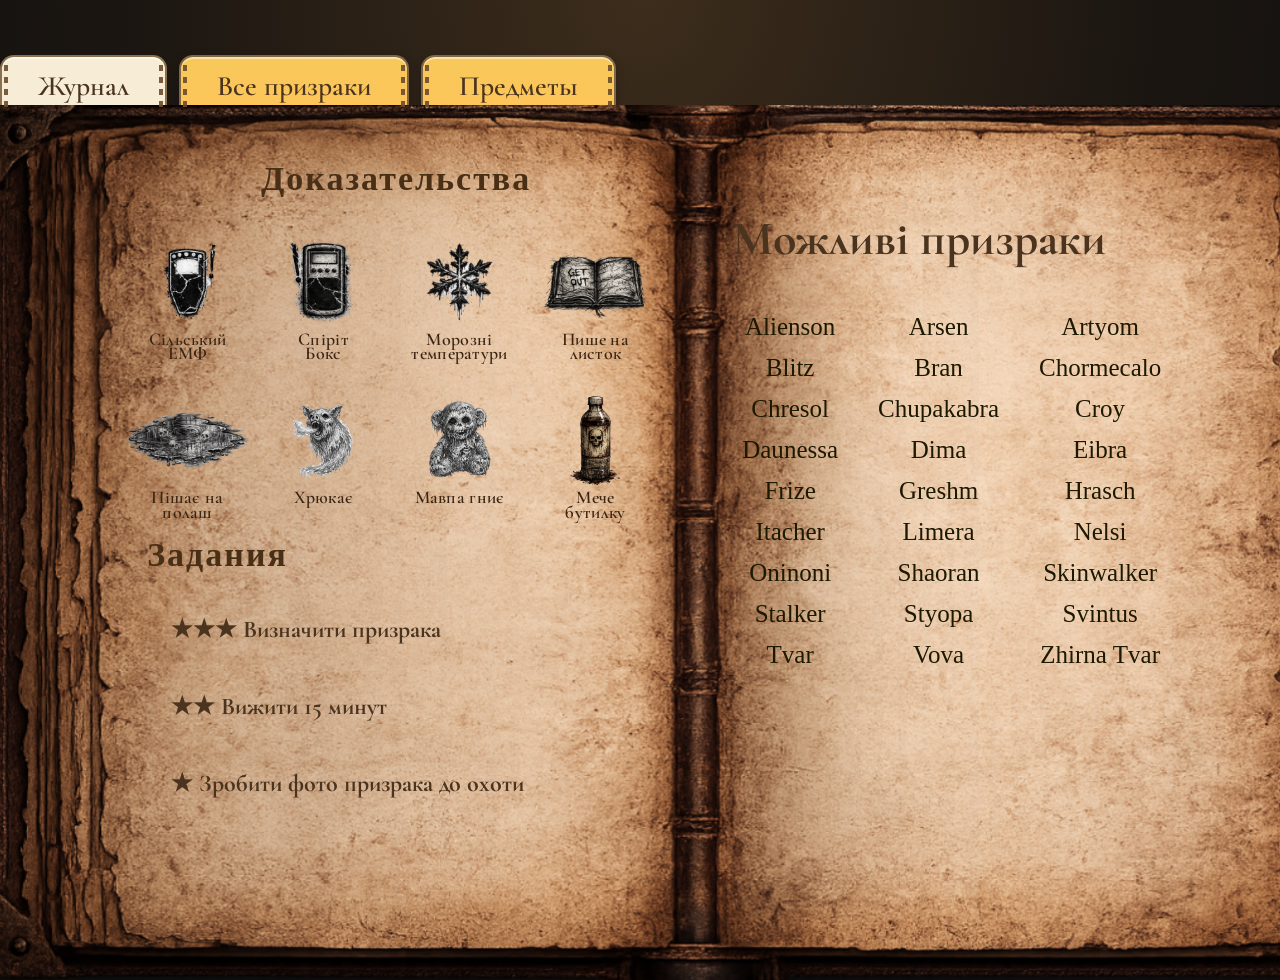
<file: index.html>
<!DOCTYPE html>
<html lang="ru">

<head>

    <meta charset="UTF-8">
    <meta name="viewport" content="width=device-width, initial-scale=1.0">

    <title>Журнал TSZ фазмофобії</title>

    <link href="https://fonts.googleapis.com/css2?family=Cormorant+Garamond:wght@400;600;700&display=swap" rel="stylesheet">

    <link rel="stylesheet" href="style.css">

</head>

<body>

<div class="top-bar">

    <div class="tabs">

        <button class="tab active">
            Журнал
        </button>

        <button class="tab"
                onclick="location.href='ghosts.html'">
            Все призраки
        </button>
        <button class="tab"
        onclick="location.href='items.html'">
        Предметы
    </button>

    </div>

</div>

<div class="container">

    <div class="left">

<h2 class="evidence-title">Доказательства</h2>

<div class="evidence-grid">

<label class="evidence" data-id="emf" data-state="0">
    
    <img src="images/emf.png" alt="EMF">
    <span>Сільський ЕМФ</span>
</label>

<label class="evidence" data-id="spiritbox" data-state="0">
    
    <img src="images/spiritbox.png" alt="EMF">
    <span>Спіріт Бокс</span>
</label>

<label class="evidence" data-id="freezing" data-state="0">
    
    <img src="images/freezing.png" alt="EMF">
    <span>Морозні температури</span>
</label>
<label class="evidence" data-id="Inscription" data-state="0">
    
    <img src="images/inscription.png" alt="EMF">
    <span>Пише на листок</span>
</label>



<label class="evidence" data-id="Peeing" data-state="0">
    
    <img src="images/peeing.png" alt="EMF">
    <span>Пішає на полаш</span>
</label>

<label class="evidence" data-id="Pigging" data-state="0">
    
    <img src="images/pigging.png" alt="EMF">
    <span>Хрюкає</span>
</label>


<label class="evidence" data-id="MonkeyRot" data-state="0">
    
    <img src="images/monkeyrot.png" alt="EMF">
    <span>Мавпа гниє</span>
</label>

<label class="evidence" data-id="ThrowingBottle" data-state="0">
    
    <img src="images/throwingbottle.png" alt="EMF">
    <span>Мече бутилку</span>
</label>

<h2>Задания</h2>

<div id="objectives">

    <div class="objective" id="obj1"></div>
    <div class="objective" id="obj2"></div>
    <div class="objective" id="obj3"></div>

</div>


</div>






 </div>

    <div class="right">

        <h2>Можливі призраки</h2>

        <ul id="PossibleGhosts"></ul>

    </div>

</div>

<script src="script.js"></script>
<script src="objectives.js"></script>
</body>
</html>
</file>
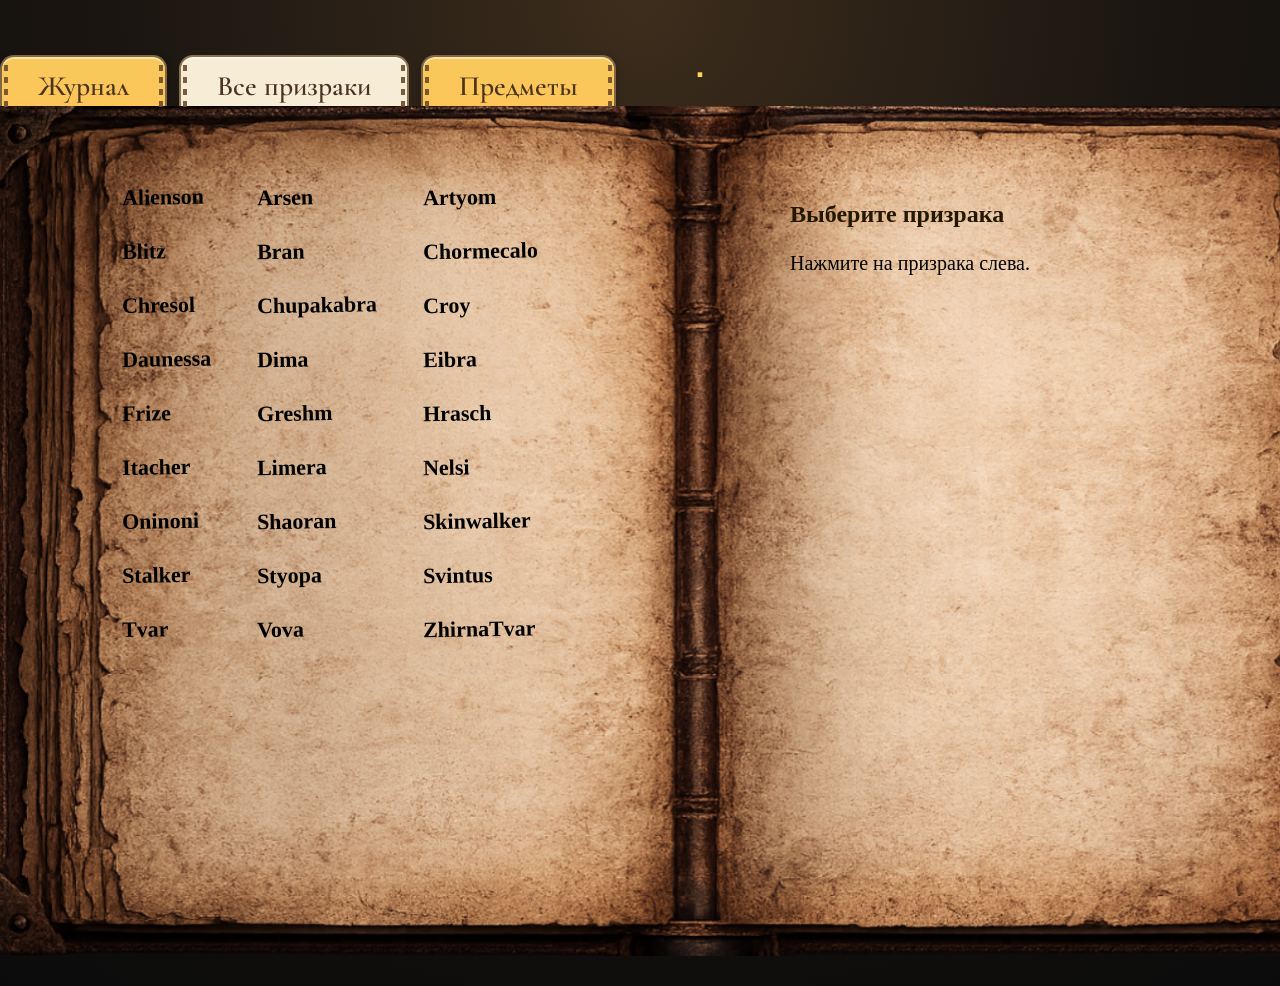
<file: ghosts.html>
<html lang="ru">

<head>

    <meta charset="UTF-8">

    <meta name="viewport" content="width=device-width, initial-scale=1.0">

    <title>Все призраки</title>

    <link href="https://fonts.googleapis.com/css2?family=Cormorant+Garamond:wght@400;600;700&display=swap" rel="stylesheet">

    <link rel="stylesheet" href="style.css">

</head>

<body>

<div class="top-bar">

    <div class="tabs">

        <button class="tab"
                onclick="location.href='index.html'">
            Журнал
        </button>

        <button class="tab active">
            Все призраки
        </button>
        <button class="tab"
        onclick="location.href='items.html'">
        Предметы
    </button>

    </div>

</div>

<div class="ghost-page">

    <h1>.</h1>

    <div class="ghost-container">

        <div id="ghostList" class="ghost-list"></div>

        <div id="info" class="ghost-info">

            <h2>Выберите призрака</h2>

            <p>Нажмите на призрака слева.</p>

        </div>

    </div>
</div>
    <script src="ghosts.js"></script>
<script src="ghostList.js"></script>

</body>
</html>
</file>
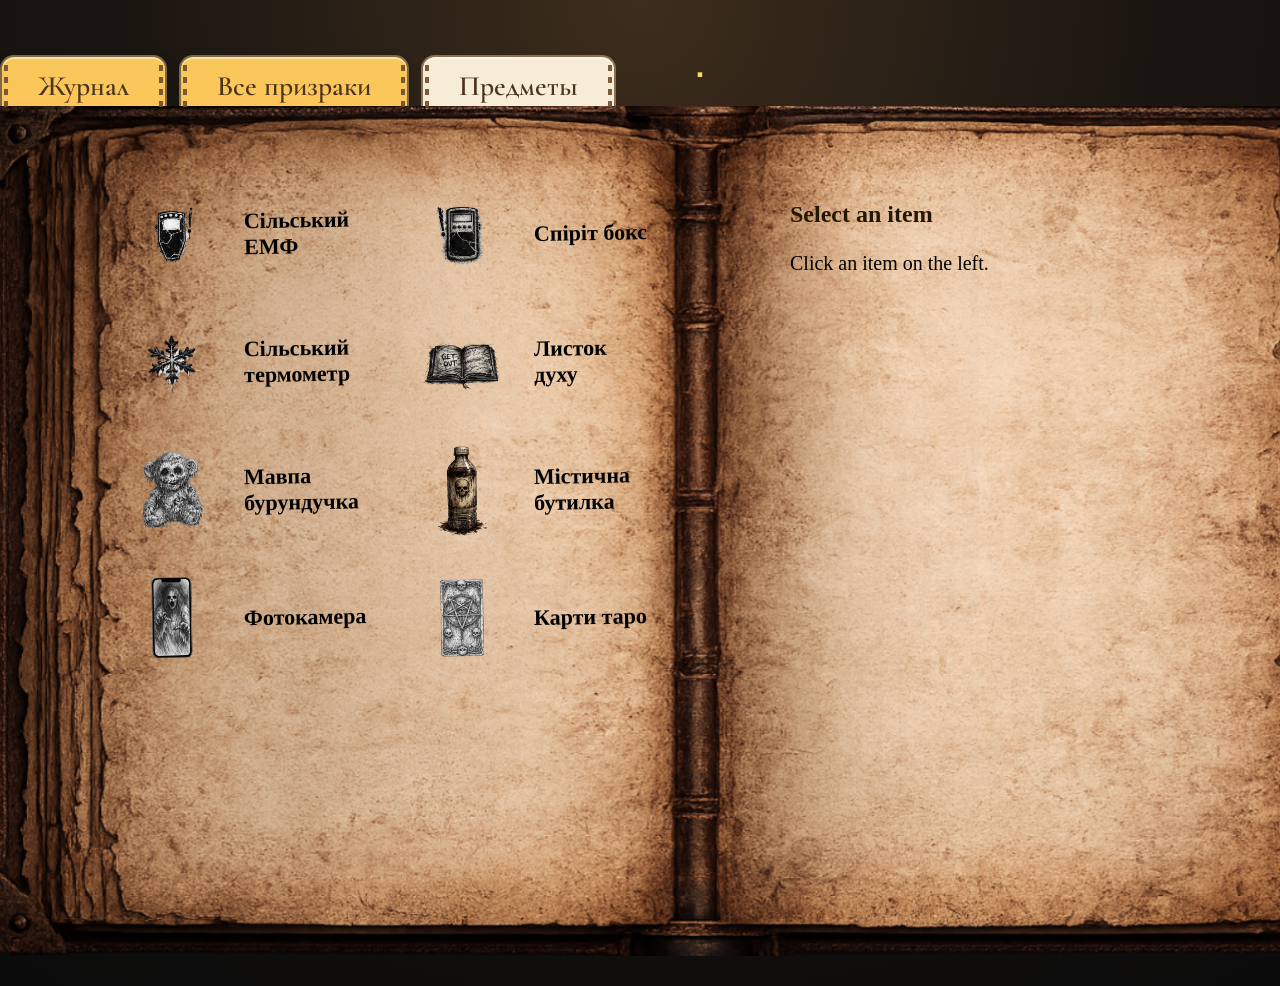
<file: items.html>
<!DOCTYPE html>
<html lang="ru">

<head>
    <meta charset="UTF-8">
    <title>Items</title>

    <link href="https://fonts.googleapis.com/css2?family=Cormorant+Garamond:wght@400;600;700&display=swap" rel="stylesheet">
    <link rel="stylesheet" href="style.css">
</head>

<body>

<div class="top-bar">

    <div class="tabs">

        <button class="tab"
            onclick="location.href='index.html'">
            Журнал
        </button>

        <button class="tab"
            onclick="location.href='ghosts.html'">
            Все призраки
        </button>

        <button class="tab active">
            Предметы
        </button>

    </div>

</div>

<div class="ghost-page">

    <h1>.</h1>

    <div class="ghost-container">

        <div id="itemList" class="item-list"></div>

        <div id="info" class="ghost-info">

            <h2>Select an item</h2>
            <p>Click an item on the left.</p>

        </div>

    </div>

</div>

<script src="items.js"></script>
<script src="itemList.js"></script>

</body>
</html>
</file>
<file: style.css>
body{
    margin:0;
    padding-top: 40px;
    background:
radial-gradient(circle at top, #3d2d1c 0%, #1a1511 45%, #0b0b0b 100%);
    color:white;
    font-family:Arial, sans-serif;
}

.container{
    width: 1400px;
    height: 850px;

    margin: 20px auto 0 auto;
    padding-top: 25px;
    display: flex;

    background: url("images/book.png") no-repeat center;
    background-size: 100% 100%;
    position: relative;

    gap: 20px;
}


.left{

    width: 47%;

    margin-left: 120px;
    padding-top: 30px;

}
.right{

    width: 53%;

    padding-top: 40px;

    font-size: 27px;

}
h1{
    color:#fdd758;
    text-align:center;
    margin-top:10px;
}

h2{
    color:#000000;
}

label{
    display:block;
    margin:15px 0;
    font-size:22px;
}

input{
    width:20px;
    height:20px;
}

li{
    list-style:none;
    background:#313131;
    border-left:5px solid #f3b43d;
    padding:10px;
    border-radius:6px;
    cursor:pointer;
    transition:0.2s;
    text-align:center;
    font-size:18px;
}

li:hover{
    background:#444;
    transform:scale(1.03);
}

input[type="checkbox"]{
    appearance:none;

    width:24px;
    height:24px;

    margin-right:14px;
    vertical-align:middle;

    border:2px solid #5c3c1c;
    border-radius:4px;

    background:rgba(110,80,40,.08);

    cursor:pointer;

    position:relative;

    transition:.2s;
}

input[type=checkbox]:checked{
    background:#ffcb6b;
}
#PossibleGhosts{
    display: grid;

    grid-template-columns: auto auto auto;

    column-gap: 20px;
    row-gap: 4px;

    justify-content: start;
}
.ghost-page{
    width:1400px;
    margin:30px auto;
}

.header,
.top-bar{
    width:1400px;
    margin:30px auto 15px auto;

    display:flex;
    justify-content:space-between;
    align-items:center;
}

.back-btn{
    background:#8b6933;
    color:white;
    border:none;
    padding:12px 20px;
    font-size:18px;
    border-radius:8px;
    cursor:pointer;
}

.back-btn:hover{
    background:#b48b46;
}

.ghost-grid{

    display:grid;

    grid-template-columns:repeat(4,1fr);

    gap:18px;

}

.ghost-card{

    background:transparent;

    border:none;

    color:#000000;

    font-size:22px;

    font-family:"Comic Sans MS", cursive;

    font-weight:bold;

    padding:8px 12px;

    cursor:pointer;

    transition:.2s;

    text-align:left;

    transform:rotate(-1deg);

}
.menu-button{

    font-family:"Cormorant Garamond", serif;
    font-size:26px;
    font-weight:700;

    color:#3a2413;

    padding:12px 28px;

    background:
        linear-gradient(rgba(255,255,255,.15), rgba(0,0,0,.05)),
        #d7c39a;

    border:2px solid #7b5a2d;

    border-radius:4px;

    cursor:pointer;

    box-shadow:
        inset 0 0 12px rgba(255,255,255,.25),
        2px 2px 6px rgba(0,0,0,.18);

    transition:.2s;

    transform:rotate(-1deg);
}

.menu-button:hover{
    background: linear-gradient(180deg, #b88b42, #856025);
    transform: translateY(-2px);
    box-shadow: 0 0 15px rgba(255,190,70,.5);
}

.menu-button:active{
    transform: scale(.98);
}


.header h1{
    margin:0;
    color:#f3b43d;
    font-size:42px;
}
.ghost-container,.container{
      width: 1400px;
    height: 850px;

    margin: auto;

    display: flex;

    background: url("images/book.png") no-repeat center;
    background-size: 100% 100%;
    position: relative;

    gap: 20px;
}
.ghost-list{
    background:transparent;
    border:none;
    box-shadow:none;
      width:420px;
    margin-left:60px;
    margin-top:70px;
    height:700px;
    padding-left: 50px;
    display: grid;
grid-template-columns: repeat(3, 1fr);
gap: 12px;
align-content: start;
}



.ghost-info{
    margin-top: 55px;
    margin-right: 100px;
    margin-left: 40px;
    
    font-family: "Comic Sans MS", cursive;
    color:#000000;


    width: 700px;      /* подгони под свою книгу */
    height: 720px;

    padding: 20px;

    overflow-y: auto;

    background: transparent;
    border: none;
    box-shadow: none;
    padding-left: 200px
}

.ghost-info h2{
    color:#241700;
}

.ghost-info h3{
    color:#2e1d00;
    margin-top:28px;
    margin-bottom:10px;
    font-size:22px;
    text-transform:uppercase;
    letter-spacing:1px;
}

.ghost-info p{
    font-size: 20px;
    line-height: 1.5;
}
.ghost-info h1{
    margin:0;
    color:#251800;
    font-size:40px;
    border-bottom:2px solid #8b6933;
    padding-bottom:12px;
}
.ghost-info ul{
    padding:0;
    margin-top:15px;
}

.ghost-info li{
    list-style:none;
    background:#373737;
    border-left:5px solid #f3b43d;
    border-radius:8px;
    margin-bottom:10px;
    padding:12px 15px;
    text-align:left;
}
.bottom-section{
    display:flex;
    gap:30px;
    margin-top:25px;
    align-items:flex-start;
}
.evidence-box{
    min-width:220px;
}

.evidence-box ul{
    padding:0;
    margin:0;
}

.evidence-box li{
    list-style:none;
    background:#373737;
    border-left:5px solid #1f1e00;
    border-radius:8px;
    margin-bottom:10px;
    padding:12px 15px;
    text-align:left;
}
.photo-box{
    display:flex;
    justify-content:center;
    align-items:center;
}
.ghost-details{
    display:flex;
    gap:30px;
    align-items:flex-start;
    margin-top:20px;
}
.photo-box img{
    max-width:350px;
    max-height:450px;

    width:auto;
    height:auto;

    border:2px solid #8b6933;
    border-radius:12px;

    box-shadow:0 0 12px rgba(0,0,0,.4);
}
.ghost-card:hover{

    transform:translateX(8px) rotate(1deg);

    color:#000;

}
.ghost-card.active{

    color:#8b0000;

    transform:translateX(12px);

}
.ghost-card::after{

    content:"";

    display:block;

    margin-top:4px;

    width:0;

    height:2px;

    background:#3b2412;

    transition:.25s;

}
.ghost-card:hover::after{

    width:85%;

}
.ghost-card.active::after{

    width:100%;

}


#PossibleGhosts{
    list-style:none;
    padding:0;
    margin:0;
}

#PossibleGhosts li{

    background:transparent;

    border:none;

    color:#291000;

    font-size:20px;

    font-family:Georgia, serif;

    margin:8px 0;

    transition:.1s;

}

.ghost-disabled{

    color:#8b8b8b;

    text-decoration:line-through;

    opacity:.45;

    transition:.25s;
}
#PossibleGhosts li{

    font-family:"Comic Sans MS", cursive;

    font-size:25px;

    font-weight:100;

    color:#1d1800;

    letter-spacing:.01px;

    line-height:1.1px;
}
.ghost-photo{
    width: 260px;   /* или нужный размер */
    height: auto;
    display: block;
}
.evidence-list{
    display: flex;
    flex-direction: column;
    gap: 10px;
    margin-top: 12px;
    width: fit-content;
    
}

.evidence-item{
    display: inline-block;

    padding: 8px 16px;

    font-family: "Comic Sans MS", cursive;
    font-size: 22px;
    font-weight: 600;

    color: #3b2412;

    background: rgba(170, 140, 95, .18);

    border-left: 3px solid rgba(90,60,30,.65);

    border-radius: 4px;
    

    box-shadow:
        inset 0 0 8px rgba(255,255,255,.08),
        0 1px 2px rgba(0,0,0,.15);
}
.left label{

    font-family:"Comic Sans MS", cursive;

    font-size:30px;

    font-weight:600;

    color:#3a2515;

    letter-spacing:.3px;

    display:flex;

    align-items:center;

    margin:14px 0;
}
.left h2{

    font-family:"Comic Sans MS", cursive;

    font-size:42px;

    font-weight:700;

    margin-top: 0;
    margin-bottom: 8px;

    color:#4a2f17;

    letter-spacing:2px;
}
.evidence img{
    width: 135px;
    height: 100px;

    object-fit: contain;   /* не обрезает изображение */

    display: block;
}
.evidence input{

    display:none;
}
.evidence img:hover{

    transform:scale(1.08);
}

.evidence span{
    display:block;

    margin-top:8px;

    font-family:"Cormorant Garamond", serif;
    font-size:18px;
    font-weight:600;

    color:#3a2413;

    line-height: 0.8;
    margin-top: -0.5px;
    margin-bottom: 0.5px;
    text-align:center;
}
.evidence-grid{
    display:grid;

    grid-template-columns:repeat(4, 135px);

    column-gap: 1px;
    row-gap: 2px;

    justify-items:center;

    margin-top:20px;
}
.evidence{

    position:relative;

    display:inline-flex;

    flex-direction:column;

    align-items:center;

    width:90px;

}


.evidence.excluded{

    position:relative;

}

.evidence.excluded::after{

    content:"✕";

    position:absolute;

    top:0;

    left:50%;

    transform:translateX(-50%) rotate(-10deg);

    font-size:58px;

    color:rgba(120,20,20,.55);

    pointer-events:none;

}
.evidence input{

    display:none;

}
.evidence.selected::after{

    content:"";

    position:absolute;

    width:96px;
    height:98px;

    left:50%;
    top:-4px;

    transform:
        translateX(-50%)
        rotate(-7deg);

    border:7px solid rgba(68,45,18,.28);

    border-radius:
        57% 46%
        53% 49%
        / 45% 55%
        48% 52%;

    pointer-events:none;

    filter:blur(.4px);

}
.book{

    display:flex;

    justify-content:center;

}

.page{

    width:700px;

    min-height:600px;

}

#objectiveList{

    list-style:none;

    padding:0;

}

#objectiveList li{

    font-size:28px;

    margin:25px 0;

}







.tab.active.journal{
background:#f3ead3;

    font-weight:bold;

    position:relative;

    top:-4px;

    z-index:10;
}

.top-bar{

    width:1400px;

    margin:15px auto 0 auto;

}


.ghost-page{

    margin-top:-67px;

}
.tabs{

    display:flex;

    justify-content:center;

    gap:12px;

    margin-bottom:-10px;

}

.tab{

    position: relative;

    overflow: visible;

    font-family:'Cormorant Garamond', serif;

    font-size:28px;

    font-weight:600;

    color:#4b341f;

    background:linear-gradient(#f7c85a,#ffc559);

    border:2px solid #7f6746;

    border-bottom:none;

    border-radius:14px 14px 0 0;

    padding:12px 36px;

    cursor:pointer;

    transition:.2s;

    box-shadow:
        inset 0 2px rgba(255,255,255,.45),
        inset 0 -2px rgba(0,0,0,.08),
        0 3px 8px rgba(0,0,0,.25);

}
.tab:hover{

    background:linear-gradient(#ffcf60,#ffb940);

    transform:translateY(-2px);

}

.tab.active{

    background:#f7edd6;

    border-color:#8a704d;

    box-shadow:
        inset 0 2px rgba(255,255,255,.55);

}

.tab::before,
.tab::after{

    content:"";

    position:absolute;

    top:8px;
    bottom:8px;

    width:4px;

    background:
    repeating-linear-gradient(
        to bottom,
        #6b4c2c 0 6px,
        transparent 6px 12px
    );

    opacity:.9;

    pointer-events:none;

    z-index:10;

}
.tab::before{

    left:2px;

}

.tab::after{

    right:2px;

}
#objectives{

    display:flex;

    flex-direction:column;

    gap:40px;

    width:300%;

    margin-top:75px;
    margin-left: 100px;

    font-family:'Cormorant Garamond', serif;

    font-weight:700;

    font-size:120px;

}

.objective{

    width:100%;

    box-sizing:border-box;

    padding:4px 0;

    color:#4b341f;

    font-family:'Cormorant Garamond', serif;

    font-size:24px;

    background:none;

    border:none;

    box-shadow:none;
    display:block;

    width:100%;
}
.left h2:last-of-type{

    margin-top:0px;

    margin-left:60px;

    text-align:center;

    font-size:34px;

}
.evidence-title{

    position: relative;

    left: -50px;

}
.right h2{

    font-family:'Cormorant Garamond', serif;

    color:#4b341f;

    font-size:48px;

}






.item-icon{

     width:100px;
    height:100px;

    object-fit:contain;

    margin-right:12px;

    flex-shrink:0;

}

.ghost-card{

    display:flex;

    align-items:center;

    gap:10px;

    width:100%;

}

.item-image-box{

    display:flex;

    justify-content:center;

    align-items:center;

    width:100%;
    

}

.item-photo{

    max-width:280px;

    max-height:280px;

    object-fit:contain;
    

}
.item-description{

    max-width:480px;

    margin:20px auto 0;

    text-align:center;

    font-family:"Libre Baskerville", serif;

    font-size:120px;

    line-height:1.5;

    color:#4b341f;

}
.item-list{

    background:transparent;
    border:none;
    box-shadow:none;

    width:420px;

    margin-left:60px;
    margin-top:70px;

    height:700px;

    padding-left:50px;

    display:grid;

    grid-template-columns:repeat(2,1fr);

    gap:12px;

    align-content:start;

}
</file>
